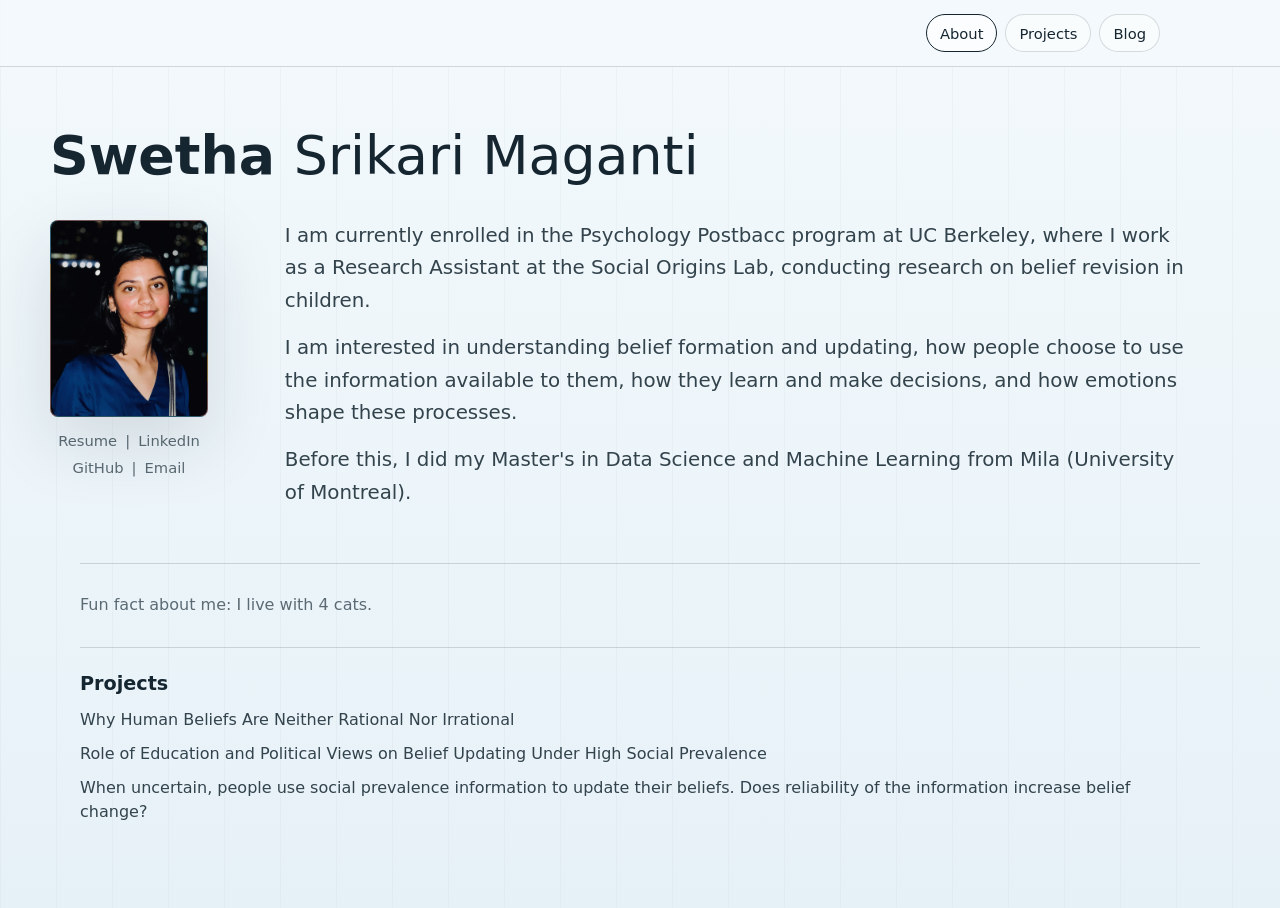
<file: index.html>
<!doctype html>
<html lang="en">
  <head>
    <meta charset="utf-8">
    <meta name="viewport" content="width=device-width, initial-scale=1">
    <title>Swetha Srikari Maganti</title>
    <meta
      name="description"
      content="Personal website for Swetha Srikari Maganti."
    >
    <link rel="stylesheet" href="styles.css">
  </head>
  <body>
    <header class="site-header">
      <div class="site-header-inner">
        <nav class="site-links" aria-label="Primary links">
          <a href="index.html" aria-current="page">About</a>
          <a href="projects.html">Projects</a>
          <a href="photos.html">Blog</a>
        </nav>
      </div>
    </header>

    <main>
      <section class="home-hero" aria-labelledby="intro-title">
        <div class="hero-copy">
          <h1 id="intro-title"><strong>Swetha</strong> <span class="name-rest">Srikari Maganti</span></h1>
          <div class="intro-card">
            <div class="identity-column">
              <div class="portrait-small" role="img" aria-label="Photo of Swetha Srikari Maganti">
                <img src="images/IMG_7725.jpg" alt="Swetha Srikari Maganti" onerror="this.hidden=true">
              </div>
              <nav class="profile-links" aria-label="Professional links">
                <div>
                  <a href="docs/Swetha%20-%20Resume.pdf" target="_blank" rel="noopener noreferrer">Resume</a>
                  <span aria-hidden="true">|</span>
                  <a href="https://www.linkedin.com/in/swetha-maganti/" target="_blank" rel="noopener noreferrer">LinkedIn</a>
                </div>
                <div>
                  <a href="https://github.com/SwethaSrikari" target="_blank" rel="noopener noreferrer">GitHub</a>
                  <span aria-hidden="true">|</span>
                  <a href="mailto:mswethasrikari@gmail.com">Email</a>
                </div>
              </nav>
            </div>
            <div class="about-copy">
              <p>
                I am currently enrolled in the Psychology Postbacc program at UC Berkeley,
                where I work as a Research Assistant at the Social Origins Lab, conducting
                research on belief revision in children.
              </p>
              <p>
                I am interested in understanding belief formation and updating, how people
                choose to use the information available to them, how they learn and make
                decisions, and how emotions shape these processes.
              </p>
              <p>
                Before this, I did my Master's in Data Science and Machine Learning from
                Mila (University of Montreal).
              </p>
            </div>
          </div>
        </div>
      </section>

      <section class="closing-strip" aria-label="Fun fact">
        <p>Fun fact about me: I live with 4 cats.</p>
      </section>

      <section class="home-projects" aria-label="Projects">
        <h2>Projects</h2>
        <a href="docs/Capstone%20-%20Swetha.pdf" target="_blank" rel="noopener noreferrer">
          Why Human Beliefs Are Neither Rational Nor Irrational
        </a>
        <a href="docs/Final%20Paper.pdf" target="_blank" rel="noopener noreferrer">
          Role of Education and Political Views on Belief Updating Under High Social Prevalence
        </a>
        <a href="docs/Final%20Project%20-%20edited.pdf" target="_blank" rel="noopener noreferrer">
          When uncertain, people use social prevalence information to update their beliefs. Does reliability of the information increase belief change?
        </a>
      </section>
    </main>
  </body>
</html>
</file>
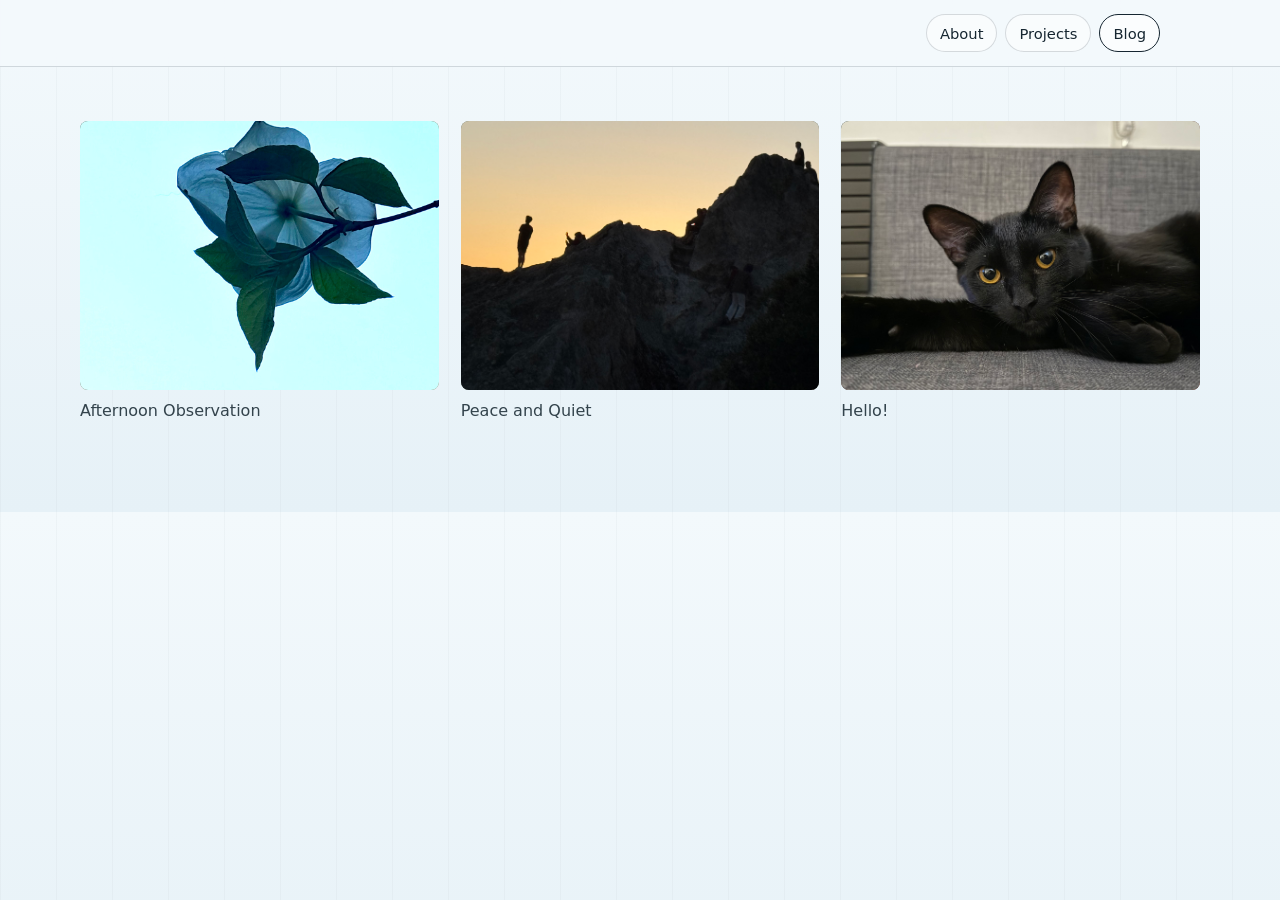
<file: photos.html>
<!doctype html>
<html lang="en">
  <head>
    <meta charset="utf-8">
    <meta name="viewport" content="width=device-width, initial-scale=1">
    <title>Blog | Swetha Srikari Maganti</title>
    <meta
      name="description"
      content="A small photo blog from Swetha Srikari Maganti."
    >
    <link rel="stylesheet" href="styles.css">
  </head>
  <body>
    <header class="site-header">
      <div class="site-header-inner">
        <nav class="site-links" aria-label="Primary links">
          <a href="index.html">About</a>
          <a href="projects.html">Projects</a>
          <a href="photos.html" aria-current="page">Blog</a>
        </nav>
      </div>
    </header>

    <main>
      <section class="photo-blog" aria-label="Photo blog posts">
        <article class="photo-post">
          <div class="photo-card photo-a" role="img" aria-label="Photo for Afternoon Observation">
            <img src="images/IMG_3461.jpeg" alt="Afternoon Observation" onerror="this.hidden=true">
          </div>
          <div>
            <h2>Afternoon Observation</h2>
          </div>
        </article>
        <article class="photo-post">
          <div class="photo-card photo-b" role="img" aria-label="Photo for Peace and Quiet">
            <img src="images/IMG_3234.jpeg" alt="Peace and Quiet" onerror="this.hidden=true">
          </div>
          <div>
            <h2>Peace and Quiet</h2>
          </div>
        </article>
        <article class="photo-post">
          <div class="photo-card photo-c" role="img" aria-label="Photo for Hello!">
            <img src="images/IMG_2735.jpeg" alt="Hello!" onerror="this.hidden=true">
          </div>
          <div>
            <h2>Hello!</h2>
          </div>
        </article>
      </section>
    </main>
  </body>
</html>
</file>
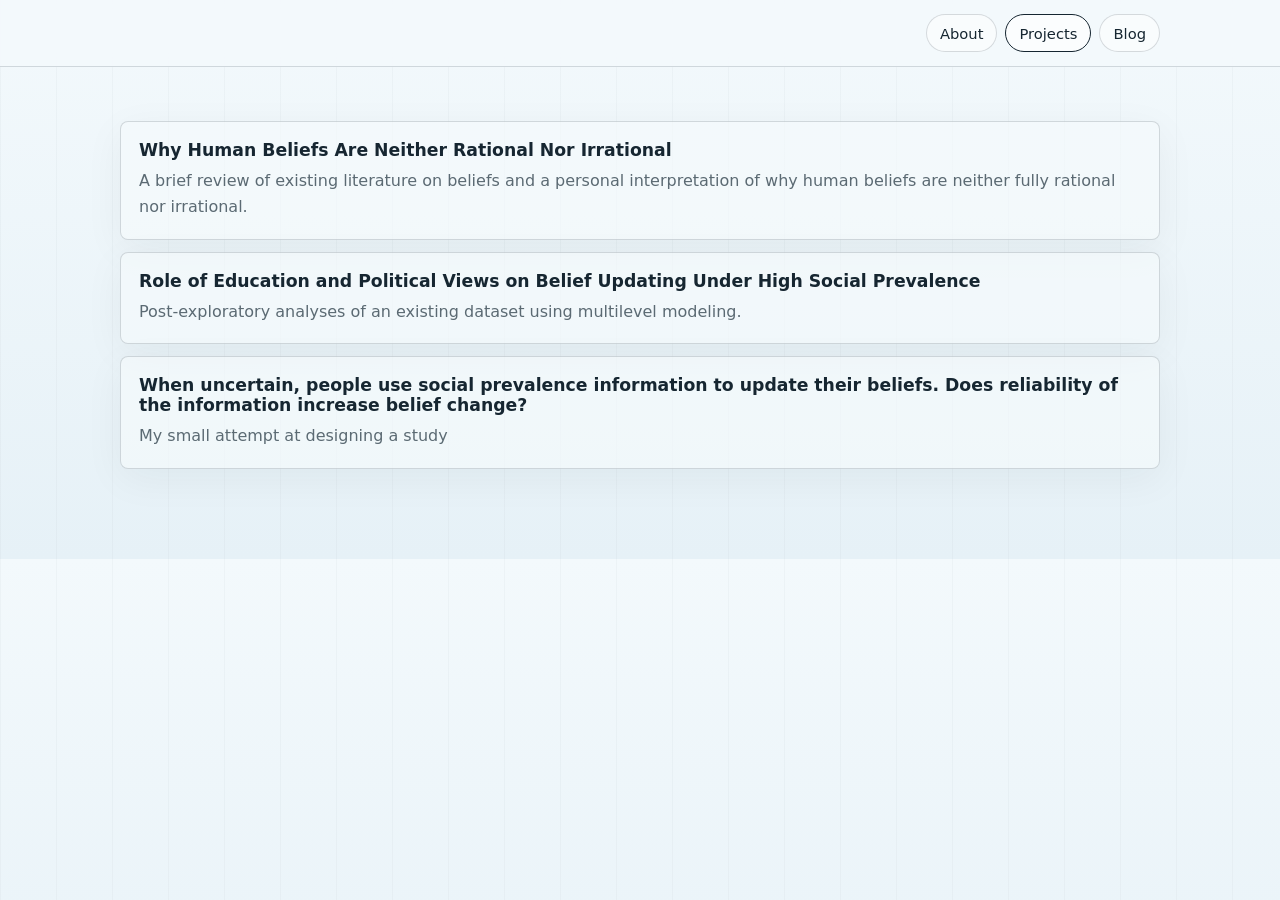
<file: projects.html>
<!doctype html>
<html lang="en">
  <head>
    <meta charset="utf-8">
    <meta name="viewport" content="width=device-width, initial-scale=1">
    <title>Projects | Swetha Srikari Maganti</title>
    <meta
      name="description"
      content="Selected projects by Swetha Srikari Maganti."
    >
    <link rel="stylesheet" href="styles.css">
  </head>
  <body>
    <header class="site-header">
      <div class="site-header-inner">
        <nav class="site-links" aria-label="Primary links">
          <a href="index.html">About</a>
          <a href="projects.html" aria-current="page">Projects</a>
          <a href="photos.html">Blog</a>
        </nav>
      </div>
    </header>

    <main>
      <section class="project-page-list" aria-label="Projects">
        <div class="project-list">
          <a class="project-card" href="docs/Capstone%20-%20Swetha.pdf" target="_blank" rel="noopener noreferrer">
            <strong>Why Human Beliefs Are Neither Rational Nor Irrational</strong>
            <p>
              A brief review of existing literature on beliefs and a personal interpretation
              of why human beliefs are neither fully rational nor irrational.
            </p>
          </a>
          <a class="project-card" href="docs/Final%20Paper.pdf" target="_blank" rel="noopener noreferrer">
            <strong>Role of Education and Political Views on Belief Updating Under High Social Prevalence</strong>
            <p>Post-exploratory analyses of an existing dataset using multilevel modeling.</p>
          </a>
          <a class="project-card" href="docs/Final%20Project%20-%20edited.pdf" target="_blank" rel="noopener noreferrer">
            <strong>When uncertain, people use social prevalence information to update their beliefs. Does reliability of the information increase belief change?</strong>
            <p>My small attempt at designing a study</p>
          </a>
        </div>
      </section>
    </main>
  </body>
</html>
</file>
<file: styles.css>
:root {
  color-scheme: light;
  --ink: #162631;
  --muted: #5b6a73;
  --paper: #f3f9fc;
  --paper-end: #e6f1f7;
  --paper-strong: #f6fafc;
  --line: rgba(22, 38, 49, 0.16);
  --grid-line: rgba(22, 38, 49, 0.026);
  --forest: #2e5868;
  --brick: #875f5e;
  --blue: #3d6d82;
  --ochre: #957640;
  --body-text: #33434c;
  --chip-bg: rgba(255, 255, 255, 0.5);
  --header-bg: rgba(243, 249, 252, 0.9);
  --shadow: 0 24px 70px rgba(22, 38, 49, 0.13);
}

* {
  box-sizing: border-box;
}

html {
  scroll-behavior: smooth;
}

body {
  margin: 0;
  color: var(--ink);
  background:
    linear-gradient(90deg, var(--grid-line) 1px, transparent 1px),
    linear-gradient(var(--paper), var(--paper-end));
  background-size: 56px 56px, auto;
  font-family: Inter, ui-sans-serif, system-ui, -apple-system, BlinkMacSystemFont, "Segoe UI", sans-serif;
}

a {
  color: inherit;
  text-decoration: none;
}

button,
a {
  -webkit-tap-highlight-color: transparent;
}

.site-header {
  position: sticky;
  top: 0;
  z-index: 20;
  padding: 14px 0;
  border-bottom: 1px solid var(--line);
  background: var(--header-bg);
  backdrop-filter: blur(18px);
}

.site-header-inner {
  display: flex;
  align-items: center;
  justify-content: flex-end;
  gap: 20px;
  width: min(1040px, calc(100% - 32px));
  margin: 0 auto;
}

.brand-mark {
  display: grid;
  width: 38px;
  height: 38px;
  flex: 0 0 auto;
  place-items: center;
  border: 1px solid currentColor;
  border-radius: 50%;
  font-family: Georgia, serif;
  font-size: 0.82rem;
  letter-spacing: 0;
}

.site-links {
  display: flex;
  flex-wrap: wrap;
  justify-content: flex-end;
  gap: 8px;
}

.site-links a,
.closing-strip a {
  display: inline-flex;
  align-items: center;
  min-height: 38px;
  padding: 0 13px;
  border: 1px solid var(--line);
  border-radius: 999px;
  background: var(--chip-bg);
  color: var(--ink);
  font-size: 0.92rem;
}

.site-links a:hover,
.closing-strip a:hover,
.project-card:hover {
  border-color: currentColor;
}

.site-links a[aria-current="page"] {
  border-color: currentColor;
  background: rgba(255, 255, 255, 0.68);
}

.home-hero {
  padding: clamp(52px, 7vh, 88px) 0 clamp(42px, 6vh, 70px);
}

.hero-copy {
  width: min(1180px, calc(100% - 32px));
  margin: 0 auto;
}

.eyebrow,
.section-label {
  margin: 0 0 12px;
  color: var(--forest);
  font-size: 0.75rem;
  font-weight: 750;
  letter-spacing: 0.08em;
  text-transform: uppercase;
}

h1,
h2,
p {
  margin-top: 0;
}

h1,
h2 {
  letter-spacing: 0;
}

h1 {
  max-width: 100%;
  margin-bottom: clamp(24px, 3.5vw, 38px);
  font-size: clamp(2.45rem, 4.2vw, 3.85rem);
  line-height: 0.96;
}

h1 strong {
  font-weight: 850;
}

h1 .name-rest {
  font-weight: 400;
}

h2 {
  font-size: clamp(1.45rem, 2.7vw, 2.45rem);
  line-height: 1.08;
}

p {
  line-height: 1.65;
}

.intro-card {
  display: grid;
  grid-template-columns: 158px minmax(0, 1fr);
  align-items: start;
  gap: clamp(28px, 6vw, 86px);
  max-width: 1180px;
}

.intro-card p {
  max-width: 900px;
  margin-bottom: 14px;
  color: var(--body-text);
  font-size: clamp(1.06rem, 2vw, 1.24rem);
}

.intro-card p:last-child {
  margin-bottom: 0;
}

.about-copy h2 {
  margin-bottom: 18px;
}

.identity-column {
  display: grid;
  gap: 14px;
}

.portrait-small {
  position: relative;
  display: grid;
  width: 158px;
  aspect-ratio: 4 / 5;
  place-items: end start;
  overflow: hidden;
  padding: 12px;
  border: 1px solid var(--line);
  border-radius: 8px;
  background:
    radial-gradient(circle at 50% 26%, var(--paper-strong) 0 17%, transparent 18%),
    linear-gradient(150deg, var(--forest), var(--blue) 46%, var(--ochre) 47% 56%, var(--brick) 57%);
  background-size: cover;
  box-shadow: var(--shadow);
}

.portrait-small img,
.photo-card img {
  position: absolute;
  inset: 0;
  width: 100%;
  height: 100%;
  object-fit: cover;
}

.photo-a img {
  object-position: 50% 42%;
}

.portrait-small span,
.photo-card span {
  position: relative;
  z-index: 1;
  display: inline-flex;
  max-width: 100%;
  padding: 7px 9px;
  background: color-mix(in srgb, var(--paper-strong) 86%, transparent);
  color: var(--ink);
  font-size: 0.84rem;
}

.profile-links {
  display: grid;
  gap: 7px;
  color: var(--muted);
  font-size: 0.92rem;
  line-height: 1.35;
}

.profile-links div {
  display: flex;
  gap: 8px;
  justify-content: center;
  white-space: nowrap;
}

.profile-links a:hover {
  color: var(--ink);
}

.content-grid {
  display: grid;
  grid-template-columns: minmax(180px, 0.35fr) minmax(0, 1fr);
  gap: clamp(26px, 6vw, 74px);
  width: min(1040px, calc(100% - 32px));
  margin: 0 auto;
  padding: clamp(32px, 5vw, 54px) 0;
  border-top: 1px solid var(--line);
}

.work-block h2 {
  font-size: clamp(1.7rem, 3.2vw, 3rem);
}

.project-list {
  display: grid;
  gap: 12px;
}

.project-card {
  display: grid;
  grid-template-columns: minmax(0, 1fr);
  gap: 8px 16px;
  padding: 18px;
  border: 1px solid var(--line);
  border-radius: 8px;
  background: color-mix(in srgb, var(--paper-strong) 62%, transparent);
  box-shadow: 0 10px 40px rgba(22, 38, 49, 0.05);
}

.project-page-list {
  width: min(1040px, calc(100% - 32px));
  margin: 0 auto;
  padding: clamp(32px, 5vw, 54px) 0 90px;
}

.project-card span {
  grid-row: span 2;
  color: var(--brick);
  font-family: Georgia, serif;
  font-size: 1.45rem;
}

.project-card strong {
  font-size: 1.08rem;
}

.project-card p {
  margin: 0;
  color: var(--muted);
}

.closing-strip {
  display: flex;
  align-items: center;
  justify-content: space-between;
  gap: 18px;
  width: min(1120px, calc(100% - 32px));
  margin: 0 auto;
  padding: 28px 0;
  border-top: 1px solid var(--line);
}

.closing-strip p {
  max-width: 620px;
  margin: 0;
  color: var(--muted);
}

.home-projects {
  display: grid;
  gap: 10px;
  width: min(1120px, calc(100% - 32px));
  margin: 0 auto;
  padding: 24px 0 84px;
  border-top: 1px solid var(--line);
}

.home-projects h2 {
  margin: 0 0 2px;
  color: var(--ink);
  font-size: 1.2rem;
  font-weight: 600;
  line-height: 1.25;
}

.home-projects a {
  display: block;
  color: var(--body-text);
  font-size: 1rem;
  line-height: 1.5;
}

.home-projects a:hover {
  color: var(--ink);
}

.photo-page-hero,
.page-hero {
  width: min(980px, calc(100% - 32px));
  margin: 0 auto;
  padding: clamp(48px, 8vw, 100px) 0 clamp(28px, 5vw, 52px);
}

.photo-page-hero h1,
.page-hero h1 {
  margin-bottom: 22px;
  font-size: clamp(2.85rem, 5.4vw, 4.7rem);
}

.photo-page-hero p:not(.eyebrow),
.page-hero p:not(.eyebrow) {
  max-width: 680px;
  color: var(--body-text);
  font-size: clamp(1.08rem, 2vw, 1.28rem);
}

.photo-blog {
  display: grid;
  grid-template-columns: repeat(3, minmax(0, 1fr));
  gap: 22px;
  width: min(1120px, calc(100% - 32px));
  margin: 0 auto;
  padding: clamp(32px, 5vw, 54px) 0 90px;
}

.photo-post {
  display: grid;
  gap: 10px;
  align-content: start;
}

.photo-post h2 {
  margin: 0;
  color: var(--body-text);
  font-size: 1rem;
  font-weight: 500;
  line-height: 1.35;
}

.photo-post p:last-child {
  max-width: 560px;
  margin-bottom: 0;
  color: var(--body-text);
}

.post-meta {
  margin-bottom: 8px;
  color: var(--forest);
  font-size: 0.75rem;
  font-weight: 750;
  letter-spacing: 0.08em;
  text-transform: uppercase;
}

.photo-card {
  position: relative;
  aspect-ratio: 4 / 3;
  min-height: 0;
  overflow: hidden;
  border: 0;
  border-radius: 8px;
  background-color: #c6a77f;
  background-size: cover;
  background-position: center;
  cursor: pointer;
  display: flex;
  align-items: flex-end;
  padding: 12px;
  text-align: left;
  font: inherit;
}

.photo-a {
  background-image: linear-gradient(140deg, rgba(30, 45, 40, 0.18), rgba(30, 45, 40, 0.38)), radial-gradient(circle at 34% 35%, #f4dfaf 0 10%, transparent 11%), linear-gradient(135deg, #34584c, #c18f54);
}

.photo-b {
  background-image: linear-gradient(140deg, rgba(60, 34, 34, 0.12), rgba(60, 34, 34, 0.34)), repeating-linear-gradient(90deg, #657a69 0 12px, #d1ad79 12px 22px);
}

.photo-c {
  background-image: radial-gradient(circle at 66% 34%, #e3a94b 0 12%, transparent 13%), linear-gradient(140deg, #273a37, #994c43);
}

.photo-d {
  background-image: linear-gradient(145deg, rgba(28, 38, 42, 0.12), rgba(28, 38, 42, 0.34)), linear-gradient(90deg, #244357, #d99d46 48%, #efe2d0 49% 51%, #804653);
}

.modal {
  position: fixed;
  inset: 0;
  z-index: 40;
  display: none;
  align-items: center;
  justify-content: center;
  padding: 20px;
}

.modal.is-open {
  display: flex;
}

.modal-backdrop {
  position: absolute;
  inset: 0;
  background: rgba(22, 24, 23, 0.54);
}

.modal-card {
  position: relative;
  width: min(520px, 100%);
  padding: 28px;
  border-radius: 8px;
  background: var(--paper-strong);
  box-shadow: var(--shadow);
}

.modal-card h2 {
  font-size: clamp(1.65rem, 4vw, 2.6rem);
}

.modal-close {
  position: absolute;
  top: 12px;
  right: 12px;
  display: grid;
  width: 34px;
  height: 34px;
  place-items: center;
  border: 1px solid var(--line);
  border-radius: 50%;
  background: transparent;
  cursor: pointer;
  font: inherit;
}

@media (max-width: 900px) {
  .site-header-inner {
    justify-content: flex-end;
  }

  .site-links {
    justify-content: flex-end;
  }

  .home-hero {
    padding-top: 44px;
  }

  .content-grid {
    grid-template-columns: 1fr;
  }

  .intro-card {
    grid-template-columns: 140px minmax(0, 1fr);
    gap: 18px;
  }

  .portrait-small {
    width: 140px;
  }

  .photo-blog {
    grid-template-columns: repeat(2, minmax(0, 1fr));
  }

  .closing-strip {
    align-items: flex-start;
    flex-direction: column;
  }
}

.editor-shell {
  width: min(980px, calc(100% - 32px));
  margin: 0 auto;
  padding: clamp(36px, 6vw, 72px) 0 90px;
}

.editor-heading {
  max-width: 720px;
  margin-bottom: 34px;
}

.editor-heading h1 {
  margin-bottom: 18px;
}

.editor-heading p:not(.eyebrow) {
  color: var(--body-text);
  font-size: clamp(1.05rem, 2vw, 1.2rem);
}

.content-form {
  display: grid;
  gap: 22px;
}

.form-section {
  display: grid;
  gap: 16px;
  padding: 22px;
  border: 1px solid var(--line);
  border-radius: 8px;
  background: color-mix(in srgb, var(--paper-strong) 56%, transparent);
}

.form-section h2 {
  margin-bottom: 4px;
  font-size: clamp(1.3rem, 2.4vw, 1.9rem);
}

.form-grid {
  display: grid;
  grid-template-columns: repeat(2, minmax(0, 1fr));
  gap: 16px;
}

.entry-fields {
  display: grid;
  gap: 12px;
  padding-top: 16px;
  border-top: 1px solid var(--line);
}

.entry-fields:first-of-type {
  padding-top: 0;
  border-top: 0;
}

label {
  display: grid;
  gap: 7px;
  color: var(--forest);
  font-size: 0.78rem;
  font-weight: 750;
  letter-spacing: 0.06em;
  text-transform: uppercase;
}

input,
textarea {
  width: 100%;
  border: 1px solid var(--line);
  border-radius: 8px;
  background: rgba(255, 255, 255, 0.62);
  color: var(--ink);
  font: inherit;
  letter-spacing: 0;
}

input[type="file"] {
  display: block;
  min-height: auto;
  padding: 10px;
}

input {
  min-height: 42px;
  padding: 0 12px;
}

textarea {
  resize: vertical;
  padding: 12px;
  line-height: 1.55;
}

.editor-actions {
  display: flex;
  align-items: center;
  gap: 14px;
  padding-top: 4px;
}

.editor-actions button {
  min-height: 40px;
  padding: 0 14px;
  border: 1px solid var(--line);
  border-radius: 999px;
  background: var(--chip-bg);
  color: var(--ink);
  cursor: pointer;
  font: inherit;
}

.editor-actions span {
  color: var(--muted);
}

.saved-file-note {
  margin-top: -2px;
  color: var(--muted);
  font-size: 0.82rem;
  font-weight: 500;
  letter-spacing: 0;
  text-transform: none;
}

@media (max-width: 540px) {
  .site-links a {
    flex: 1 0 auto;
    justify-content: center;
  }

  .project-card {
    grid-template-columns: 1fr;
  }

  .intro-card {
    grid-template-columns: 1fr;
  }

  .portrait-small {
    width: 132px;
  }

  .profile-links div {
    justify-content: flex-start;
  }

  .photo-post {
    grid-template-columns: 1fr;
  }

  .photo-blog {
    grid-template-columns: 1fr;
  }
}
</file>
